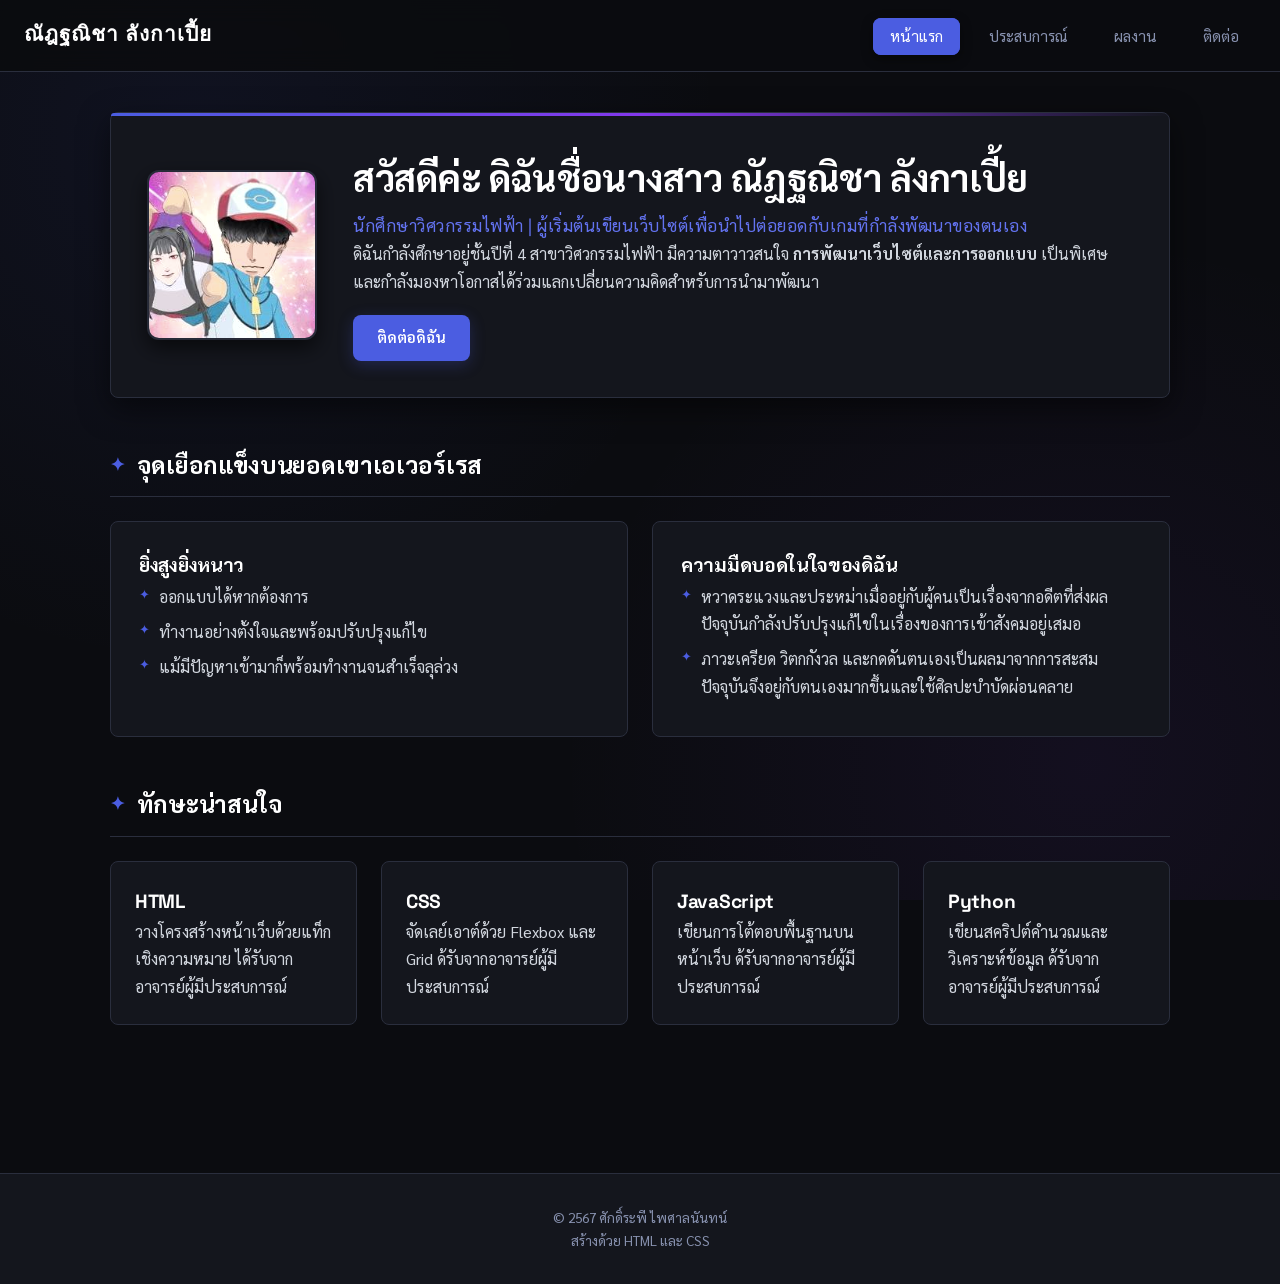
<file: index.html>
<!DOCTYPE html>
<html lang="th">
<head>
<meta charset="UTF-8">
<meta name="viewport" content="width=device-width, initial-scale=1.0">
<title>หน้าแรก | ณัฎฐณิชา ลังกาเปี้ย</title>
<link rel="stylesheet" href="style.css">
</head>
<body>

<header class="site-header">
<a href="index.html" class="logo">ณัฎฐณิชา ลังกาเปี้ย</a>
<nav class="site-nav">
<ul>
<li><a href="index.html" class="active">หน้าแรก</a></li>
<li><a href="experience.html">ประสบการณ์</a></li>
<li><a href="projects.html">ผลงาน</a></li>
<li><a href="contact.html">ติดต่อ</a></li>
</ul>
</nav>
</header>

<main>
<section class="hero">
<img src="images/profile.jpg" alt="รูปโปรไฟล์ของณัฎฐณิชา ลังกาเปี้ย" class="avatar">
<div class="hero-text">
<h1>สวัสดีค่ะ ดิฉันชื่อนางสาว ณัฎฐณิชา ลังกาเปี้ย </h1>
<p class="tagline">นักศึกษาวิศวกรรมไฟฟ้า | ผู้เริ่มต้นเขียนเว็บไซต์เพื่อนำไปต่อยอดกับเกมที่กำลังพัฒนาของตนเอง</p>
<p>
ดิฉันกำลังศึกษาอยู่ชั้นปีที่ 4 สาขาวิศวกรรมไฟฟ้า
มีความตาวาวสนใจ <strong>การพัฒนาเว็บไซต์และการออกแบบ</strong> เป็นพิเศษ
และกำลังมองหาโอกาสได้ร่วมแลกเปลี่ยนความคิดสำหรับการนำมาพัฒนา
</p>
<a href="contact.html" class="btn">ติดต่อดิฉัน</a>
</div>
</section>

<section class="about">
<h2>จุดเยือกแข็งบนยอดเขาเอเวอร์เรส</h2>
<div class="two-col">
<div class="col">
<h3>ยิ่งสูงยิ่งหนาว</h3>
<ul>
<li>ออกแบบได้หากต้องการ</li>
<li>ทำงานอย่างตั้งใจและพร้อมปรับปรุงแก้ไข</li>
<li>แม้มีปัญหาเข้ามาก็พร้อมทำงานจนสำเร็จลุล่วง</li>
</ul>
</div>
<div class="col">
<h3>ความมืดบอดในใจของดิฉัน</h3>
<ul>
<li>หวาดระแวงและประหม่าเมื่ออยู่กับผู้คนเป็นเรื่องจากอดีตที่ส่งผล ปัจจุบันกำลังปรับปรุงแก้ไขในเรื่องของการเข้าสังคมอยู่เสมอ</li>
<li>ภาวะเครียด วิตกกังวล และกดดันตนเองเป็นผลมาจากการสะสม ปัจจุบันจึงอยู่กับตนเองมากขึ้นและใช้ศิลปะบำบัดผ่อนคลาย</li>
</ul>
</div>
</div>
</section>

<section class="skills">
<h2>ทักษะน่าสนใจ</h2>
<div class="skill-grid">
<div class="skill-card">
<h3>HTML</h3>
<p>วางโครงสร้างหน้าเว็บด้วยแท็กเชิงความหมาย ได้รับจากอาจารย์ผู้มีประสบการณ์</p>
</div>
<div class="skill-card">
<h3>CSS</h3>
<p>จัดเลย์เอาต์ด้วย Flexbox และ Grid ด้รับจากอาจารย์ผู้มีประสบการณ์</p>
</div>
<div class="skill-card">
<h3>JavaScript</h3>
<p>เขียนการโต้ตอบพื้นฐานบนหน้าเว็บ ด้รับจากอาจารย์ผู้มีประสบการณ์</p>
</div>
<div class="skill-card">
<h3>Python</h3>
<p>เขียนสคริปต์คำนวณและวิเคราะห์ข้อมูล ด้รับจากอาจารย์ผู้มีประสบการณ์</p>
</div>
</div>
</section>
</main>

<footer class="site-footer">
<p>&copy; 2567 ศักดิ์ระพี ไพศาลนันทน์</p>
<p>สร้างด้วย HTML และ CSS</p>
</footer>

</body>
</html>
</file>
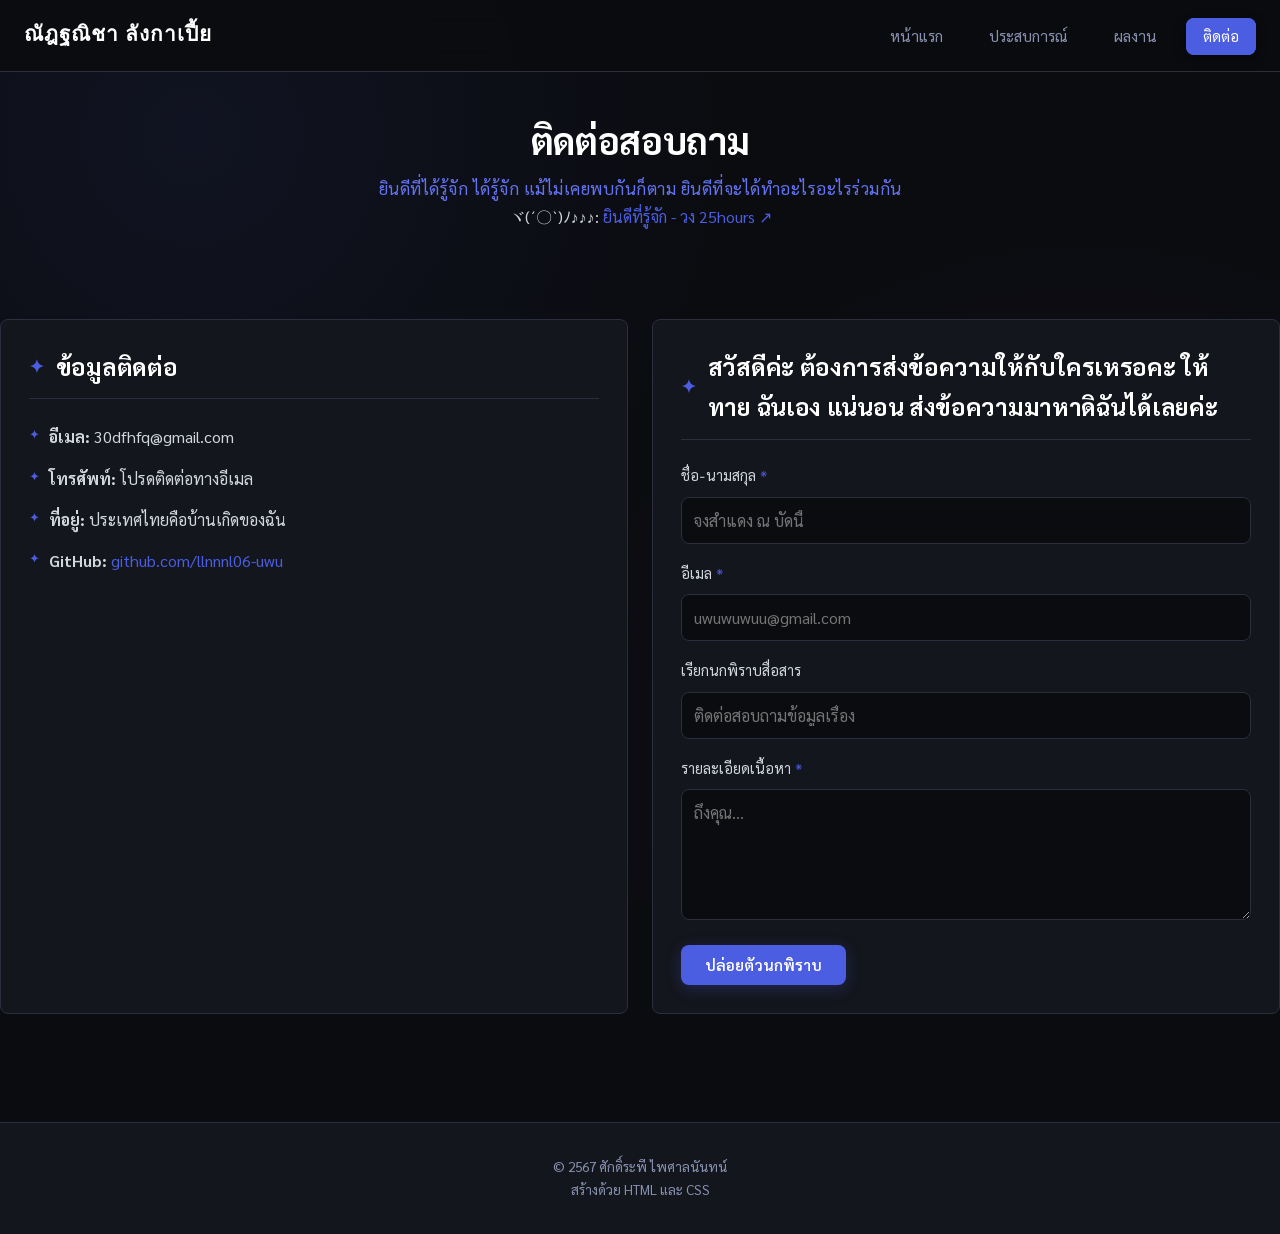
<file: contact.html>
<!DOCTYPE html>
<html lang="th">
<head>
<meta charset="UTF-8">
<meta name="viewport" content="width=device-width, initial-scale=1.0">
<title>ช่องทางการติดต่อ | ณัฎฐณิชา ลังกาเปี้ย</title>
<link rel="stylesheet" href="style.css">
</head>
<body>

<header class="site-header">
<a href="index.html" class="logo">ณัฎฐณิชา ลังกาเปี้ย</a>
<nav class="site-nav">
<ul>
<li><a href="index.html">หน้าแรก</a></li>
<li><a href="experience.html">ประสบการณ์</a></li>
<li><a href="projects.html">ผลงาน</a></li>
<li><a href="contact.html" class="active">ติดต่อ</a></li>
</ul>
</nav>
</header>

<main>
<section class="page-head">
<h1>ติดต่อสอบถาม</h1>
<p class="tagline">ยินดีที่ได้รู้จัก ได้รู้จัก แม้ไม่เคยพบกันก็ตาม ยินดีที่จะได้ทำอะไรอะไรร่วมกัน</p>

<!-- แถบปุ่มฟังเพลงสไตล์ Vintage Terminal -->
<div class="audio-track-box">
  <span class="track-status">ヾ(´〇`)ﾉ♪♪♪:</span>
  <a href="https://youtu.be/Whu6oBYdYvk?si=lmOEUmgwyLupauwV" target="_blank" rel="noopener noreferrer" class="track-link">
    ยินดีที่รู้จัก - วง 25hours ↗
  </a>
</div>
</section>
</main>

<div class="two-col contact-layout">
<section class="col">
<h2>ข้อมูลติดต่อ</h2>
<ul class="contact-info">
<li><strong>อีเมล:</strong> 30dfhfq@gmail.com</li>
<li><strong>โทรศัพท์:</strong> โปรดติดต่อทางอีเมล</li>
<li><strong>ที่อยู่:</strong> ประเทศไทยคือบ้านเกิดของฉัน</li>
<li><strong>GitHub:</strong> <a href="https://github.com/llnnnl06-uwu" target="_blank" rel="noopener">github.com/llnnnl06-uwu</a></li>
</ul>
</section>

<section class="col">
<h2>สวัสดีค่ะ ต้องการส่งข้อความให้กับใครเหรอคะ ให้ทาย ฉันเอง แน่นอน ส่งข้อความมาหาดิฉันได้เลยค่ะ</h2>
<form action="https://formspree.io/f/sample" method="POST" class="contact-form">
<div class="form-group">
<label for="name">ชื่อ-นามสกุล <span class="required">*</span></label>
<input type="text" id="name" name="name" required placeholder="จงสำแดง ณ บัดนี้">
</div>

<div class="form-group">
<label for="email">อีเมล <span class="required">*</span></label>
<input type="email" id="email" name="email" required placeholder="uwuwuwuu@gmail.com">
</div>

<div class="form-group">
<label for="subject">เรียกนกพิราบสื่อสาร</label>
<input type="text" id="subject" name="subject" placeholder="ติดต่อสอบถามข้อมูลเรื่อง">
</div>

<div class="form-group">
<label for="message">รายละเอียดเนื้อหา <span class="required">*</span></label>
<textarea id="message" name="message" rows="5" required placeholder="ถึงคุณ..."></textarea>
</div>

<button type="submit" class="btn">ปล่อยตัวนกพิราบ</button>
</form>
</section>
</div>
</main>

<footer class="site-footer">
<p>&copy; 2567 ศักดิ์ระพี ไพศาลนันทน์</p>
<p>สร้างด้วย HTML และ CSS</p>
</footer>

</body>
</html>
</file>
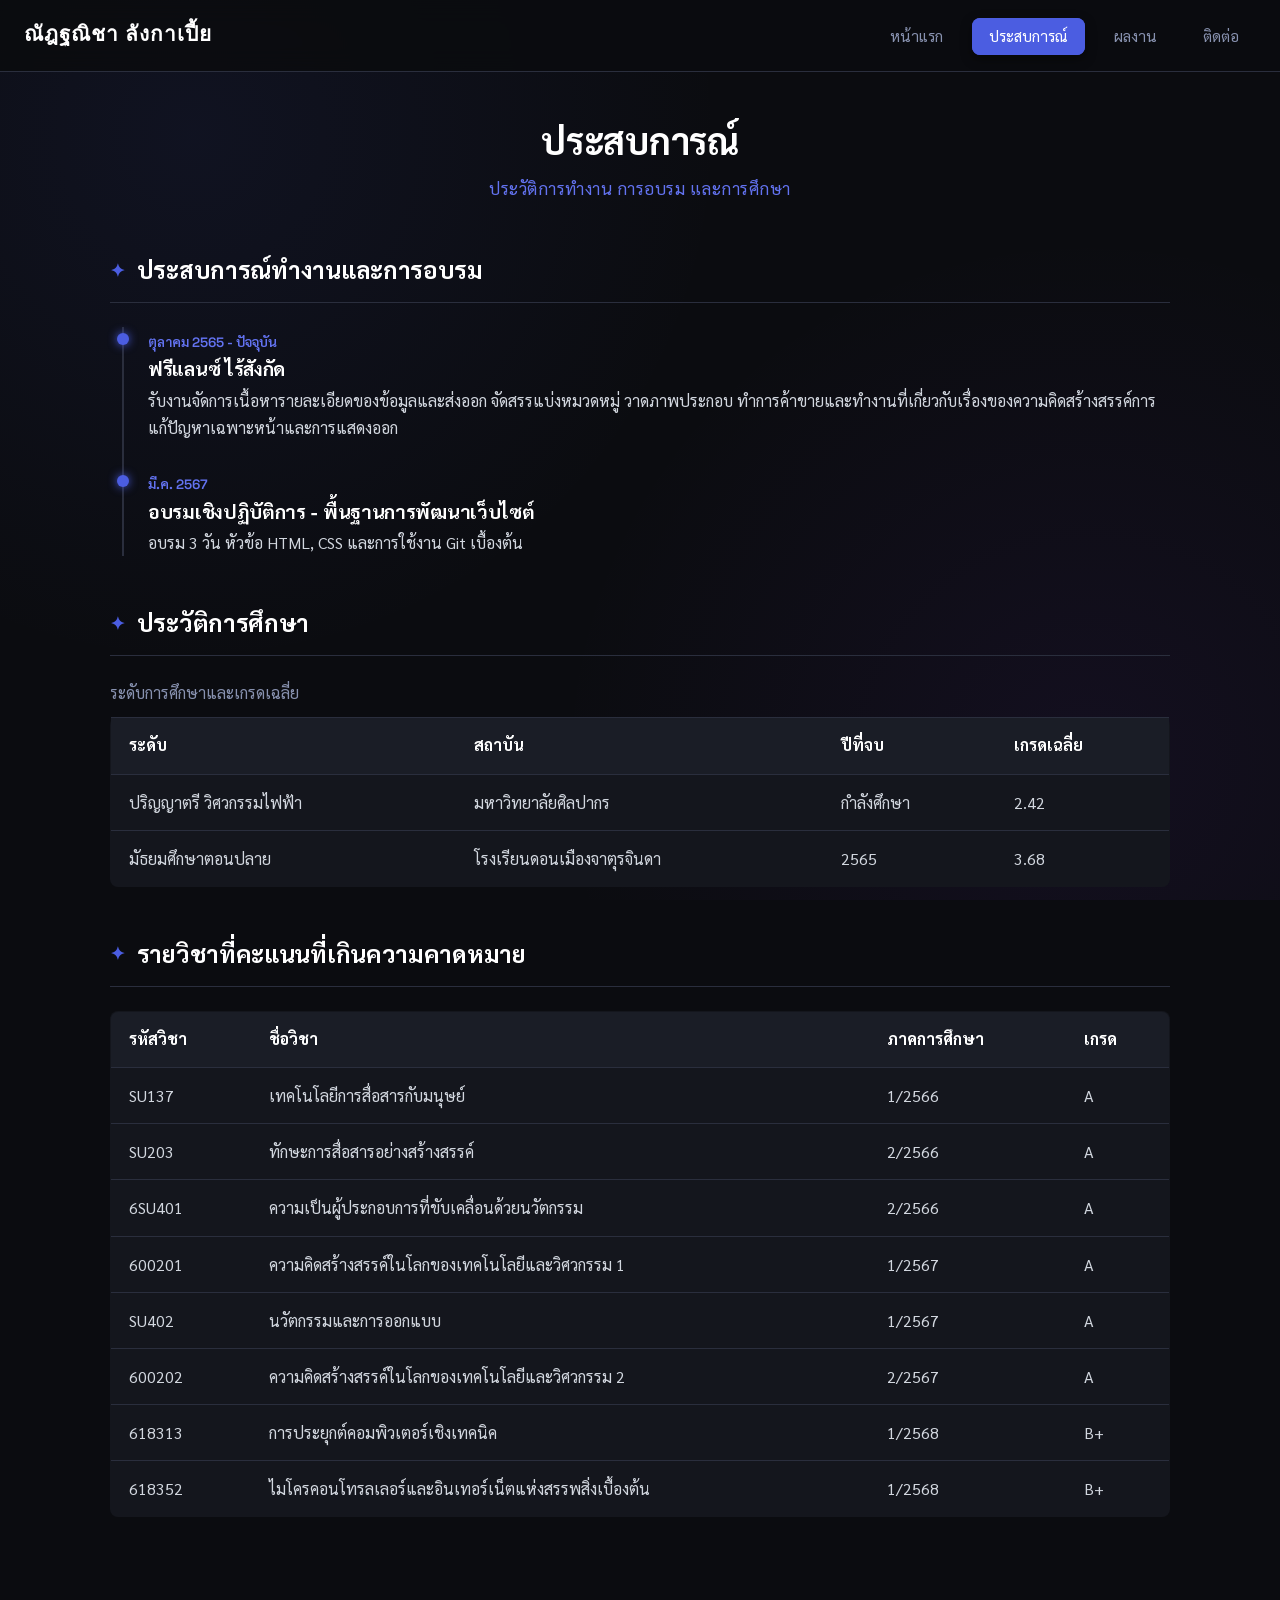
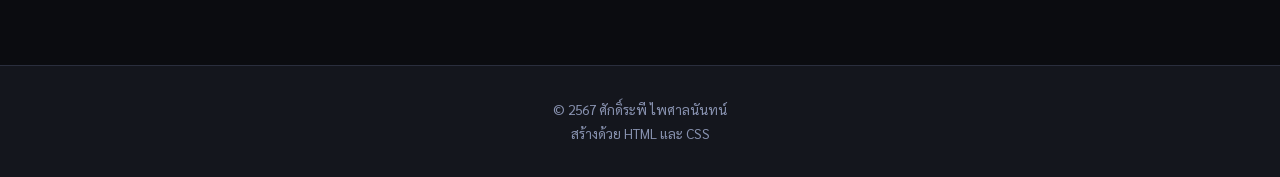
<file: experience.html>
<!DOCTYPE html>
<html lang="th">
<head>
<meta charset="UTF-8">
<meta name="viewport" content="width=device-width, initial-scale=1.0">
<title>ประสบการณ์ | ณัฎฐณิชา ลังกาเปี้ย</title>
<link rel="stylesheet" href="style.css">
</head>
<body>

<header class="site-header">
<a href="index.html" class="logo">ณัฎฐณิชา ลังกาเปี้ย</a>
<nav class="site-nav">
<ul>
<li><a href="index.html">หน้าแรก</a></li>
<li><a href="experience.html" class="active">ประสบการณ์</a></li>
<li><a href="projects.html">ผลงาน</a></li>
<li><a href="contact.html">ติดต่อ</a></li>
</ul>
</nav>
</header>

<main>
<section class="page-head">
<h1>ประสบการณ์</h1>
<p class="tagline">ประวัติการทำงาน การอบรม และการศึกษา</p>
</section>

<section>
<h2>ประสบการณ์ทำงานและการอบรม</h2>
<div class="timeline">
<article class="timeline-item">
<span class="period">ตุลาคม 2565 - ปัจจุบัน</span>
<h3>ฟรีแลนซ์ ไร้สังกัด</h3>
<p>
รับงานจัดการเนื้อหารายละเอียดของข้อมูลและส่งออก จัดสรรแบ่งหมวดหมู่ วาดภาพประกอบ ทำการค้าขายและทำงานที่เกี่ยวกับเรื่องของความคิดสร้างสรรค์การแก้ปัญหาเฉพาะหน้าและการแสดงออก
</p>
</article>
<article class="timeline-item">
<span class="period">มี.ค. 2567</span>
<h3>อบรมเชิงปฏิบัติการ - พื้นฐานการพัฒนาเว็บไซต์</h3>
<p>อบรม 3 วัน หัวข้อ HTML, CSS และการใช้งาน Git เบื้องต้น</p>
</article>
</div>
</section>

<section>
<h2>ประวัติการศึกษา</h2>
<table class="grade-table">
<caption>ระดับการศึกษาและเกรดเฉลี่ย</caption>
<thead>
<tr>
<th>ระดับ</th>
<th>สถาบัน</th>
<th>ปีที่จบ</th>
<th>เกรดเฉลี่ย</th>
</tr>
</thead>
<tbody>
<tr>
<td>ปริญญาตรี วิศวกรรมไฟฟ้า</td>
<td>มหาวิทยาลัยศิลปากร</td>
<td>กำลังศึกษา</td>
<td>2.42</td>
</tr>
<tr>
<td>มัธยมศึกษาตอนปลาย</td>
<td>โรงเรียนดอนเมืองจาตุรจินดา</td>
<td>2565</td>
<td>3.68</td>
</tr>
</tbody>
</table>
</section>

<section>
<h2>รายวิชาที่คะแนนที่เกินความคาดหมาย</h2>
<table class="grade-table">
<thead>
<tr>
<th>รหัสวิชา</th>
<th>ชื่อวิชา</th>
<th>ภาคการศึกษา</th>
<th>เกรด</th>
</tr>
</thead>
<tbody>
<tr><td>SU137</td><td>เทคโนโลยีการสื่อสารกับมนุษย์</td><td>1/2566</td><td>A</td></tr>
<tr><td>SU203</td><td>ทักษะการสื่อสารอย่างสร้างสรรค์</td><td>2/2566</td><td>A</td></tr>
<tr><td>6SU401</td><td>ความเป็นผู้ประกอบการที่ขับเคลื่อนด้วยนวัตกรรม</td><td>2/2566</td><td>A</td></tr>
<tr><td>600201</td><td>ความคิดสร้างสรรค์ในโลกของเทคโนโลยีและวิศวกรรม 1</td><td>1/2567</td><td>A</td></tr>
<tr><td>SU402</td><td>นวัตกรรมและการออกแบบ</td><td>1/2567</td><td>A</td></tr>
<tr><td>600202</td><td>ความคิดสร้างสรรค์ในโลกของเทคโนโลยีและวิศวกรรม 2</td><td>2/2567</td><td>A</td></tr>
<tr><td>618313</td><td>การประยุกต์คอมพิวเตอร์เชิงเทคนิค</td><td>1/2568</td><td>B+</td></tr>
<tr><td>618352</td><td>ไมโครคอนโทรลเลอร์และอินเทอร์เน็ตแห่งสรรพสิ่งเบื้องต้น</td><td>1/2568</td><td>B+</td></tr>
</tbody>
</table>
</section>
</main>

<footer class="site-footer">
<p>&copy; 2567 ศักดิ์ระพี ไพศาลนันทน์</p>
<p>สร้างด้วย HTML และ CSS</p>
</footer>

</body>
</html>
</file>
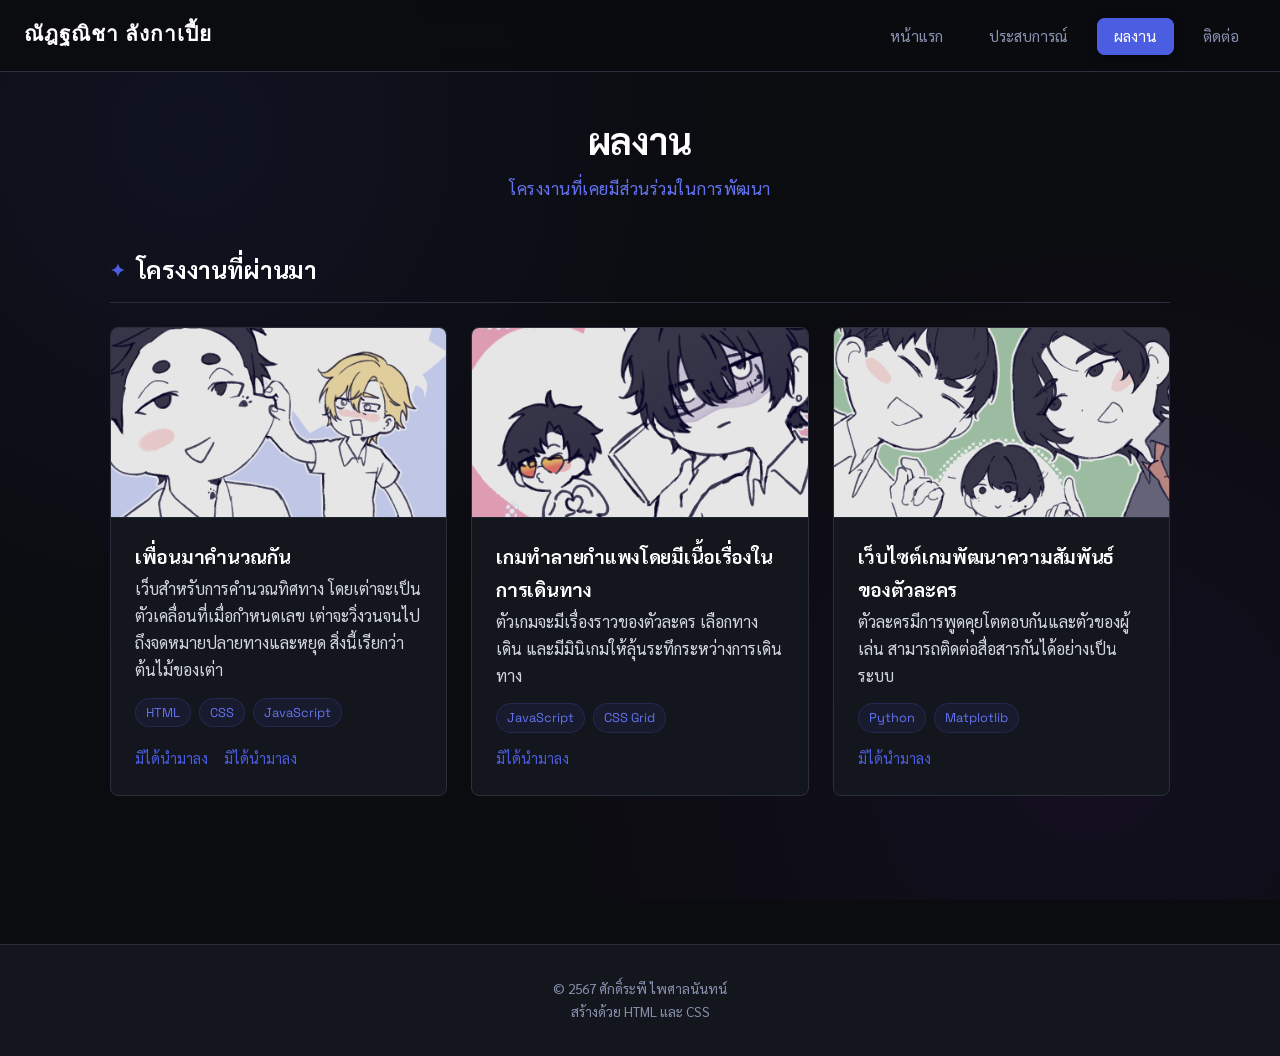
<file: projects.html>
<!DOCTYPE html>
<html lang="th">
<head>
<meta charset="UTF-8">
<meta name="viewport" content="width=device-width, initial-scale=1.0">
<title>ผลงาน | ณัฎฐณิชา ลังกาเปี้ย</title>
<link rel="stylesheet" href="style.css">
</head>
<body>

<header class="site-header">
<a href="index.html" class="logo">ณัฎฐณิชา ลังกาเปี้ย</a>
<nav class="site-nav">
<ul>
<li><a href="index.html">หน้าแรก</a></li>
<li><a href="experience.html">ประสบการณ์</a></li>
<li><a href="projects.html" class="active">ผลงาน</a></li>
<li><a href="contact.html">ติดต่อ</a></li>
</ul>
</nav>
</header>

<main>
<section class="page-head">
<h1>ผลงาน</h1>
<p class="tagline">โครงงานที่เคยมีส่วนร่วมในการพัฒนา</p>
</section>

<section>
<h2>โครงงานที่ผ่านมา</h2>
<div class="project-grid">
<article class="project-card">
<img src="images/project1.png" alt="ภาพเกมตัวละคร">
<div class="project-body">
<h3>เพื่อนมาคำนวณกัน</h3>
<p>
เว็บสำหรับการคำนวณทิศทาง
โดยเต่าจะเป็นตัวเคลื่อนที่เมื่อกำหนดเลข
เต่าจะวิ่งวนจนไปถึงจดหมายปลายทางและหยุด
สิ่งนี้เรียกว่าต้นไม้ของเต่า
</p>
<ul class="tech-list">
<li>HTML</li>
<li>CSS</li>
<li>JavaScript</li>
</ul>
<div class="project-links">
<a href="https://github.com/username/repair-system" target="_blank" rel="noopener">มิได้นำมาลง</a>
<a href="https://username.github.io/repair-system" target="_blank" rel="noopener">มิได้นำมาลง</a>
</div>
</div>
</article>

<article class="project-card">
<img src="images/project2.png" alt="เกมเนื่อเรื่องและเกมทำลาย">
<div class="project-body">
<h3>เกมทำลายกำแพงโดยมีเนื้อเรื่องในการเดินทาง</h3>
<p>
ตัวเกมจะมีเรื่องราวของตัวละคร เลือกทางเดิน
และมีมินิเกมให้ลุ้นระทึกระหว่างการเดินทาง
</p>
<ul class="tech-list">
<li>JavaScript</li>
<li>CSS Grid</li>
</ul>
<div class="project-links">
<a href="https://github.com/username/ee-calculator" target="_blank" rel="noopener">มิได้นำมาลง</a>
</div>
</div>
</article>

<article class="project-card">
<img src="images/project3.png" alt="เว็บไซต์เกมพัฒนาความสัมพันธ์ของตัวละคร">
<div class="project-body">
<h3>เว็บไซต์เกมพัฒนาความสัมพันธ์ของตัวละคร</h3>
<p>
ตัวละครมีการพูดคุยโตตอบกันและตัวของผู้เล่น
สามารถติดต่อสื่อสารกันได้อย่างเป็นระบบ
</p>
<ul class="tech-list">
<li>Python</li>
<li>Matplotlib</li>
</ul>
<div class="project-links">
<a href="https://github.com/username/sensor-analysis" target="_blank" rel="noopener">มิได้นำมาลง</a>
</div>
</div>
</article>
</div>
</section>
</main>

<footer class="site-footer">
<p>&copy; 2567 ศักดิ์ระพี ไพศาลนันทน์</p>
<p>สร้างด้วย HTML และ CSS</p>
</footer>

</body>
</html>
</file>
<file: style.css>
/* ==========================================================================
   1. Reset & Emo / Dark Alt-Modern Aesthetic
   ========================================================================== */

@import url('https://fonts.googleapis.com/css2?family=Cinzel:wght@700&family=Space+Grotesk:wght@400;500;600;700&family=Sarabun:wght@300;400;600&display=swap');

* {
  margin: 0;
  padding: 0;
  box-sizing: border-box;
}

:root {
  --bg: #0b0c10;             /* ดำเข้มสนิท */
  --surface: #14161d;        /* ดำเทา Onyx */
  --surface-card: #1a1d26;   /* เทาเข้มโปร่ง */
  --text: #d2d7df;           /* ขาวเทาเงิน */
  --text-muted: #8892b0;     /* เทาอมสโมค */
  
  --brand: #4b5de1;          /* น้ำเงินม่วง Indigo / Alt-Rock */
  --brand-hover: #6373f1;    /* น้ำเงินสว่างขึ้นเมื่อชี้ */
  --accent-purple: #8338ec;  /* ม่วงดาร์กอินดี้ */
  --border: #2a2e3d;         /* ขอบเทาเงินเข้ม */
  --border-active: #4b5de1aa;

  --gap: 24px;
  --radius: 8px;
  --max-width: 1100px;

  --font-heading: 'Space Grotesk', 'Sarabun', sans-serif;
  --font-art: 'Cinzel', serif;
  --font-body: 'Sarabun', sans-serif;
}

body {
  font-family: var(--font-body);
  color: var(--text);
  background-color: var(--bg);
  /* พื้นหลังติดเอฟเฟกต์เกรน/แสงออร่าลึกๆ */
  background-image: 
    radial-gradient(circle at 15% 15%, #4b5de115 0%, transparent 40%),
    radial-gradient(circle at 85% 85%, #8338ec12 0%, transparent 40%),
    linear-gradient(to bottom, #0b0c10dd, #0b0c10);
  background-attachment: fixed;
  line-height: 1.7;
}

img {
  max-width: 100%;
  height: auto;
  display: block;
}

a {
  color: var(--brand);
  text-decoration: none;
  transition: all 0.25s ease;
}

a:hover {
  color: var(--brand-hover);
  text-shadow: 0 0 10px #4b5de188;
}

/* ==========================================================================
   2. Headings & Typography
   ========================================================================== */

main {
  max-width: var(--max-width);
  margin: 0 auto;
  padding: 40px 20px;
}

section {
  margin-bottom: 48px;
}

h1, h2, h3 {
  font-family: var(--font-heading);
  color: #ffffff;
  letter-spacing: -0.3px;
}

h1 {
  font-size: 2.3rem;
  font-weight: 700;
}

h2 {
  font-size: 1.5rem;
  border-bottom: 1px solid var(--border);
  padding-bottom: 10px;
  margin-bottom: 24px;
  display: flex;
  align-items: center;
  gap: 12px;
}

h2::before {
  content: '✦';
  color: var(--brand);
  font-size: 1.1rem;
}

h3 {
  font-size: 1.2rem;
  color: #fff;
}

.page-head {
  text-align: center;
  margin-bottom: 48px;
}

.tagline {
  font-size: 1.05rem;
  color: var(--brand-hover);
  font-family: var(--font-heading);
  letter-spacing: 0.5px;
}

/* ==========================================================================
   3. Header & Navigation Menu
   ========================================================================== */

.site-header {
  background-color: #0b0c10ee;
  backdrop-filter: blur(12px);
  border-bottom: 1px solid var(--border);
  padding: 18px 24px;
  display: flex;
  justify-content: space-between;
  align-items: center;
  position: sticky;
  top: 0;
  z-index: 100;
}

.logo {
  font-family: var(--font-art);
  font-weight: 700;
  font-size: 1.3rem;
  color: #ffffff;
  letter-spacing: 1px;
}

.logo:hover {
  color: var(--brand);
  text-shadow: none;
}

.site-nav ul {
  display: flex;
  list-style: none;
  gap: 12px;
}

.site-nav a {
  font-family: var(--font-heading);
  font-size: 0.95rem;
  padding: 8px 16px;
  border-radius: var(--radius);
  color: var(--text-muted);
  border: 1px solid transparent;
}

.site-nav a:hover,
.site-nav a.active {
  color: #ffffff;
  background-color: var(--surface-card);
  border-color: var(--border);
  box-shadow: 0 4px 12px rgba(0, 0, 0, 0.4);
}

.site-nav a.active {
  border-color: var(--brand);
  color: #ffffff;
  background-color: var(--brand);
}

/* ==========================================================================
   4. Hero & About Cards
   ========================================================================== */

.hero {
  display: flex;
  align-items: center;
  gap: 36px;
  background-color: var(--surface);
  padding: 36px;
  border-radius: var(--radius);
  border: 1px solid var(--border);
  position: relative;
  box-shadow: 0 10px 30px rgba(0, 0, 0, 0.5);
}

.hero::before {
  content: '';
  position: absolute;
  top: 0; left: 0; width: 100%; height: 3px;
  background: linear-gradient(90deg, var(--brand), var(--accent-purple), transparent);
  border-radius: var(--radius) var(--radius) 0 0;
}

.avatar {
  width: 170px;
  height: 170px;
  border-radius: 12px;
  object-fit: cover;
  border: 2px solid var(--border);
  filter: contrast(105%) grayscale(15%);
  box-shadow: 0 8px 20px rgba(0,0,0,0.6);
  transition: transform 0.3s ease, border-color 0.3s ease;
}

.avatar:hover {
  transform: scale(1.02);
  border-color: var(--brand);
}

.hero-text .btn {
  margin-top: 20px;
}

.btn {
  font-family: var(--font-heading);
  display: inline-block;
  background-color: var(--brand);
  color: #ffffff;
  padding: 10px 24px;
  border-radius: var(--radius);
  border: none;
  cursor: pointer;
  font-size: 0.95rem;
  font-weight: 600;
  box-shadow: 0 4px 15px #4b5de140;
  transition: all 0.25s ease;
}

.btn:hover {
  background-color: var(--brand-hover);
  color: #ffffff;
  transform: translateY(-2px);
  box-shadow: 0 6px 20px #4b5de166;
}

.two-col {
  display: flex;
  gap: var(--gap);
}

.col {
  flex: 1;
  background-color: var(--surface);
  padding: 28px;
  border-radius: var(--radius);
  border: 1px solid var(--border);
}

.col ul {
  list-style: none;
}

.col li {
  margin-bottom: 8px;
  position: relative;
  padding-left: 20px;
}

.col li::before {
  content: '✦';
  position: absolute;
  left: 0;
  color: var(--brand);
  font-size: 0.8rem;
}

/* ==========================================================================
   5. Skill & Project Cards
   ========================================================================== */

.skill-grid {
  display: grid;
  grid-template-columns: repeat(auto-fit, minmax(220px, 1fr));
  gap: var(--gap);
}

.skill-card {
  background-color: var(--surface);
  padding: 24px;
  border-radius: var(--radius);
  border: 1px solid var(--border);
  transition: all 0.3s ease;
}

.skill-card:hover {
  border-color: var(--brand);
  transform: translateY(-4px);
  box-shadow: 0 8px 24px rgba(75, 93, 225, 0.2);
}

.project-grid {
  display: grid;
  grid-template-columns: repeat(auto-fit, minmax(280px, 1fr));
  gap: var(--gap);
}

.project-card {
  background-color: var(--surface);
  border-radius: var(--radius);
  border: 1px solid var(--border);
  overflow: hidden;
  display: flex;
  flex-direction: column;
  transition: all 0.3s ease;
}

.project-card:hover {
  border-color: var(--border-active);
  transform: translateY(-4px);
}

.project-card img {
  width: 100%;
  height: 190px;
  object-fit: cover;
  border-bottom: 1px solid var(--border);
  filter: contrast(105%) brightness(90%);
}

.project-body {
  padding: 24px;
  display: flex;
  flex-direction: column;
  flex: 1;
}

.tech-list {
  display: flex;
  flex-wrap: wrap;
  gap: 8px;
  list-style: none;
  margin: 14px 0;
}

.tech-list li {
  font-family: var(--font-heading);
  background-color: #4b5de115;
  color: var(--brand-hover);
  border: 1px solid #4b5de133;
  padding: 3px 10px;
  border-radius: 20px;
  font-size: 0.8rem;
}

.project-links {
  margin-top: auto;
  display: flex;
  gap: 16px;
  font-family: var(--font-heading);
  font-size: 0.9rem;
}

/* ==========================================================================
   6. Timeline & Dark Table
   ========================================================================== */

.timeline {
  border-left: 2px solid var(--border);
  padding-left: 24px;
  margin-left: 12px;
}

.timeline-item {
  position: relative;
  margin-bottom: 28px;
}

.timeline-item::before {
  content: '';
  position: absolute;
  left: -31px;
  top: 6px;
  width: 12px;
  height: 12px;
  border-radius: 50%;
  background-color: var(--brand);
  box-shadow: 0 0 10px var(--brand);
}

.period {
  font-family: var(--font-heading);
  font-size: 0.85rem;
  color: var(--brand-hover);
  font-weight: 600;
}

.grade-table {
  width: 100%;
  border-collapse: collapse;
  background-color: var(--surface);
  border-radius: var(--radius);
  border: 1px solid var(--border);
  overflow: hidden;
}

.grade-table caption {
  font-family: var(--font-heading);
  text-align: left;
  color: var(--text-muted);
  margin-bottom: 10px;
}

.grade-table th,
.grade-table td {
  padding: 14px 18px;
  text-align: left;
  border-bottom: 1px solid var(--border);
}

.grade-table th {
  font-family: var(--font-heading);
  background-color: var(--surface-card);
  color: #ffffff;
}

/* ==========================================================================
   7. Form Controls (Contact)
   ========================================================================== */

.contact-form .form-group {
  margin-bottom: 18px;
}

.contact-form label {
  font-family: var(--font-heading);
  display: block;
  margin-bottom: 8px;
  font-size: 0.9rem;
  color: var(--text);
}

.contact-form input,
.contact-form textarea {
  width: 100%;
  padding: 12px;
  background-color: var(--bg);
  border: 1px solid var(--border);
  border-radius: var(--radius);
  color: #ffffff;
  font-family: inherit;
  font-size: 1rem;
  transition: border-color 0.25s ease;
}

.contact-form input:focus,
.contact-form textarea:focus {
  outline: none;
  border-color: var(--brand);
  box-shadow: 0 0 12px #4b5de133;
}

.required {
  color: var(--brand);
}

.contact-info {
  list-style: none;
}

.contact-info li {
  margin-bottom: 14px;
}

/* ==========================================================================
   8. Footer & Mobile Responsive
   ========================================================================== */

.site-footer {
  text-align: center;
  padding: 32px 20px;
  background-color: var(--surface);
  border-top: 1px solid var(--border);
  color: var(--text-muted);
  font-size: 0.85rem;
  margin-top: 60px;
}

@media (max-width: 768px) {
  .site-header { flex-direction: column; gap: 16px; text-align: center; }
  .hero { flex-direction: column; text-align: center; }
  .two-col { flex-direction: column; }
}

@media (max-width: 480px) {
  .grade-table { display: block; overflow-x: auto; white-space: nowrap; }
}
</file>
